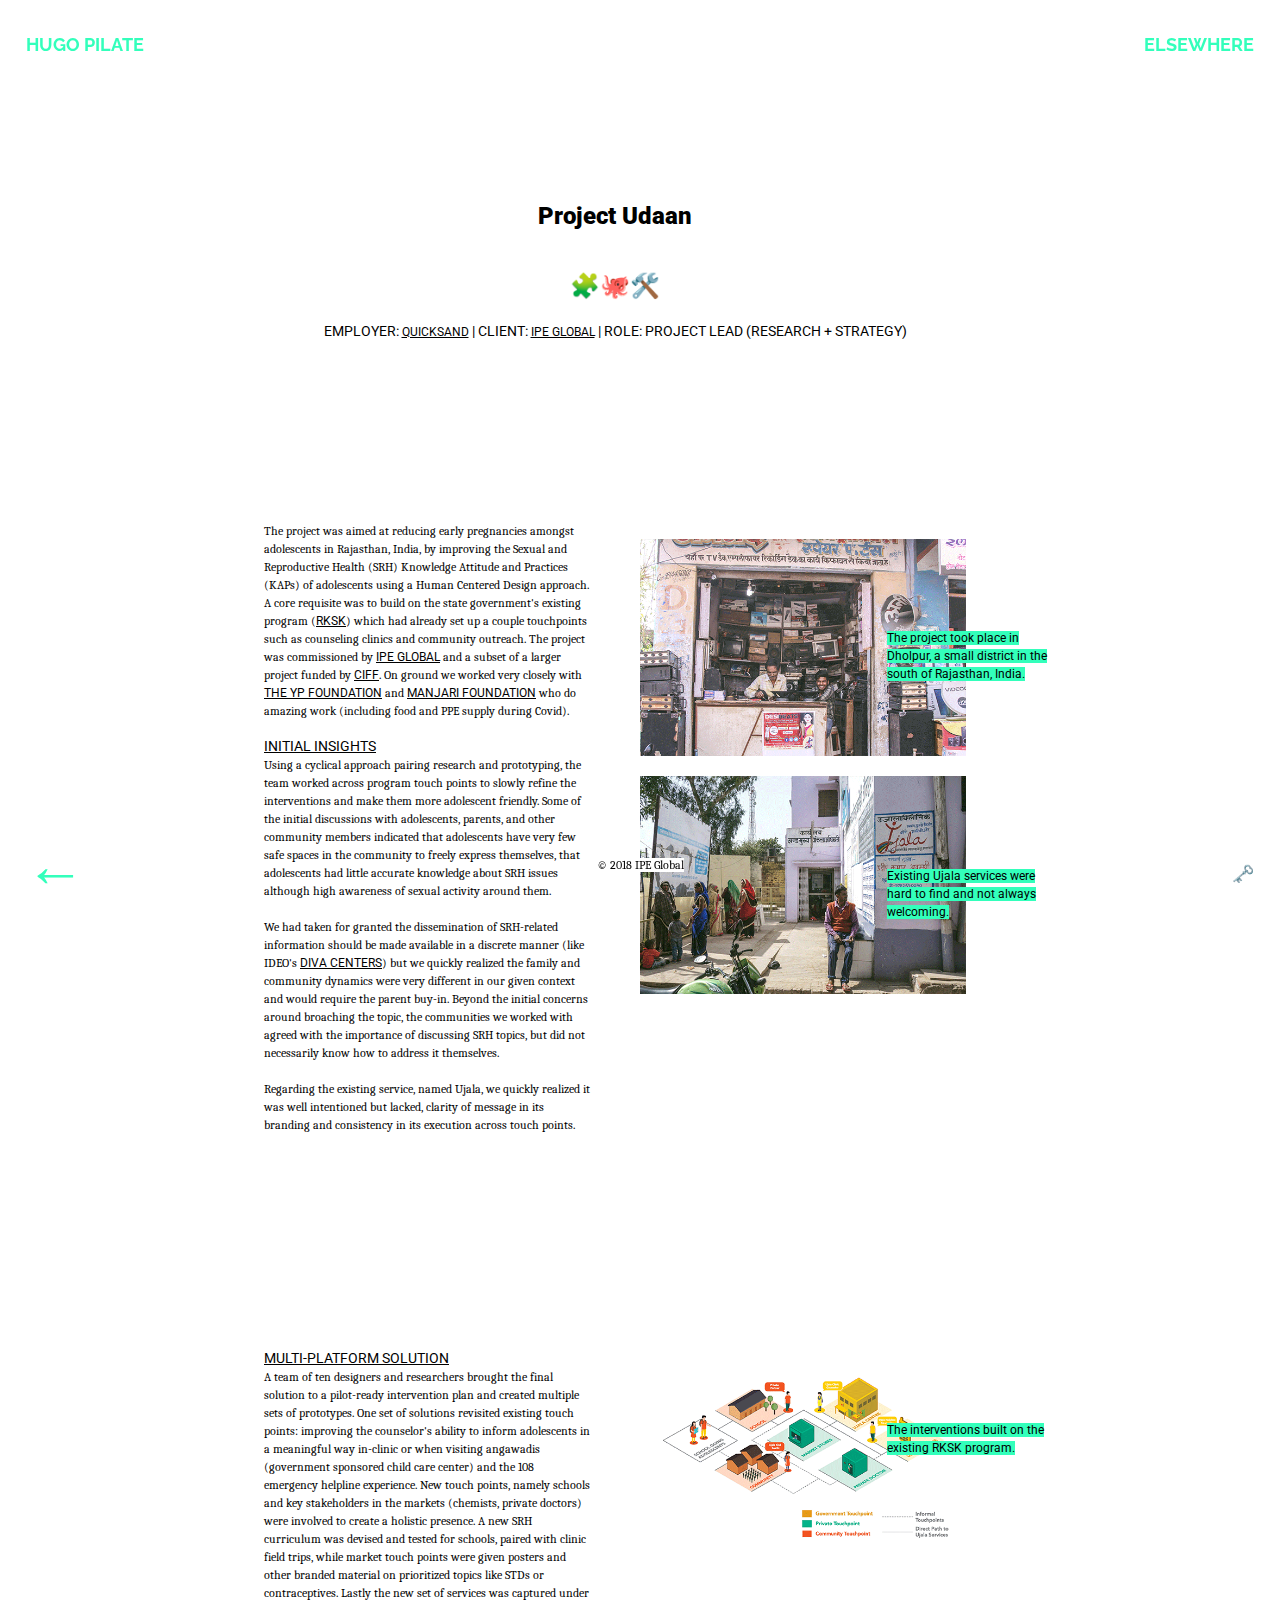
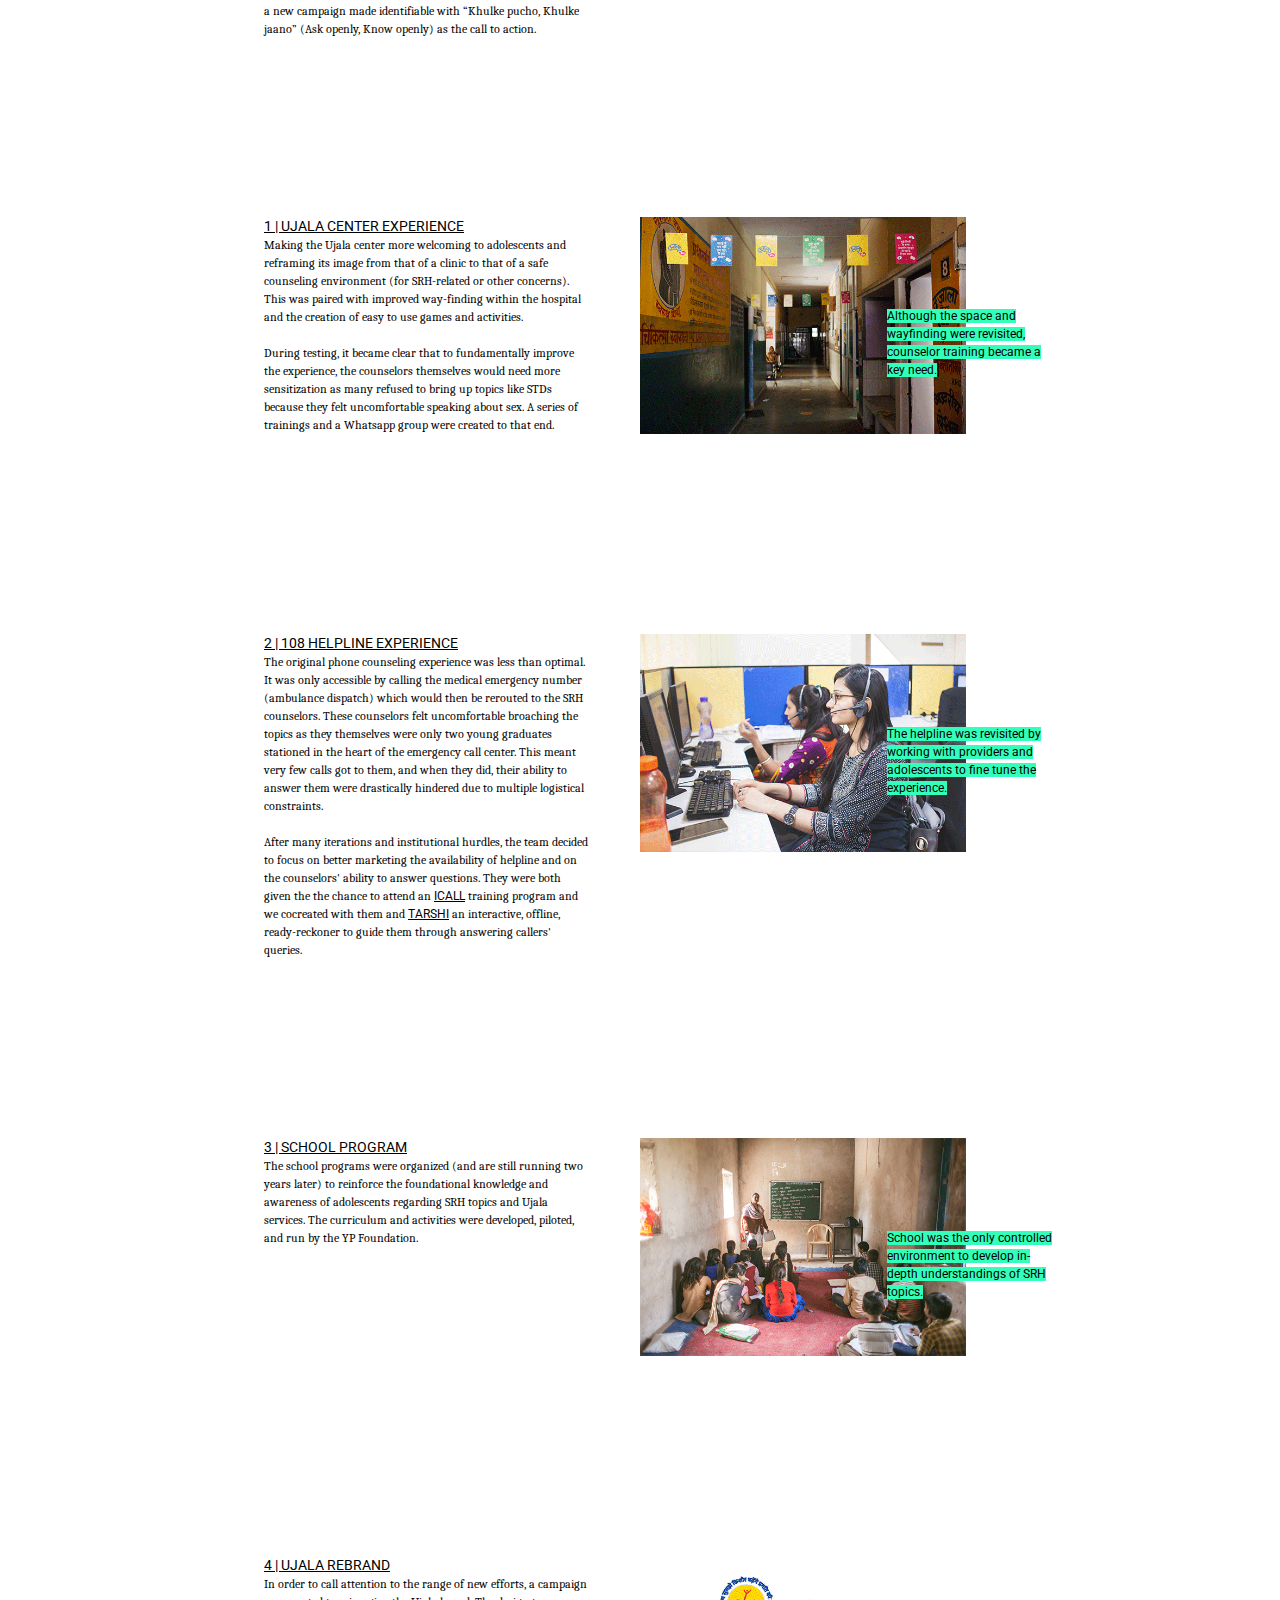
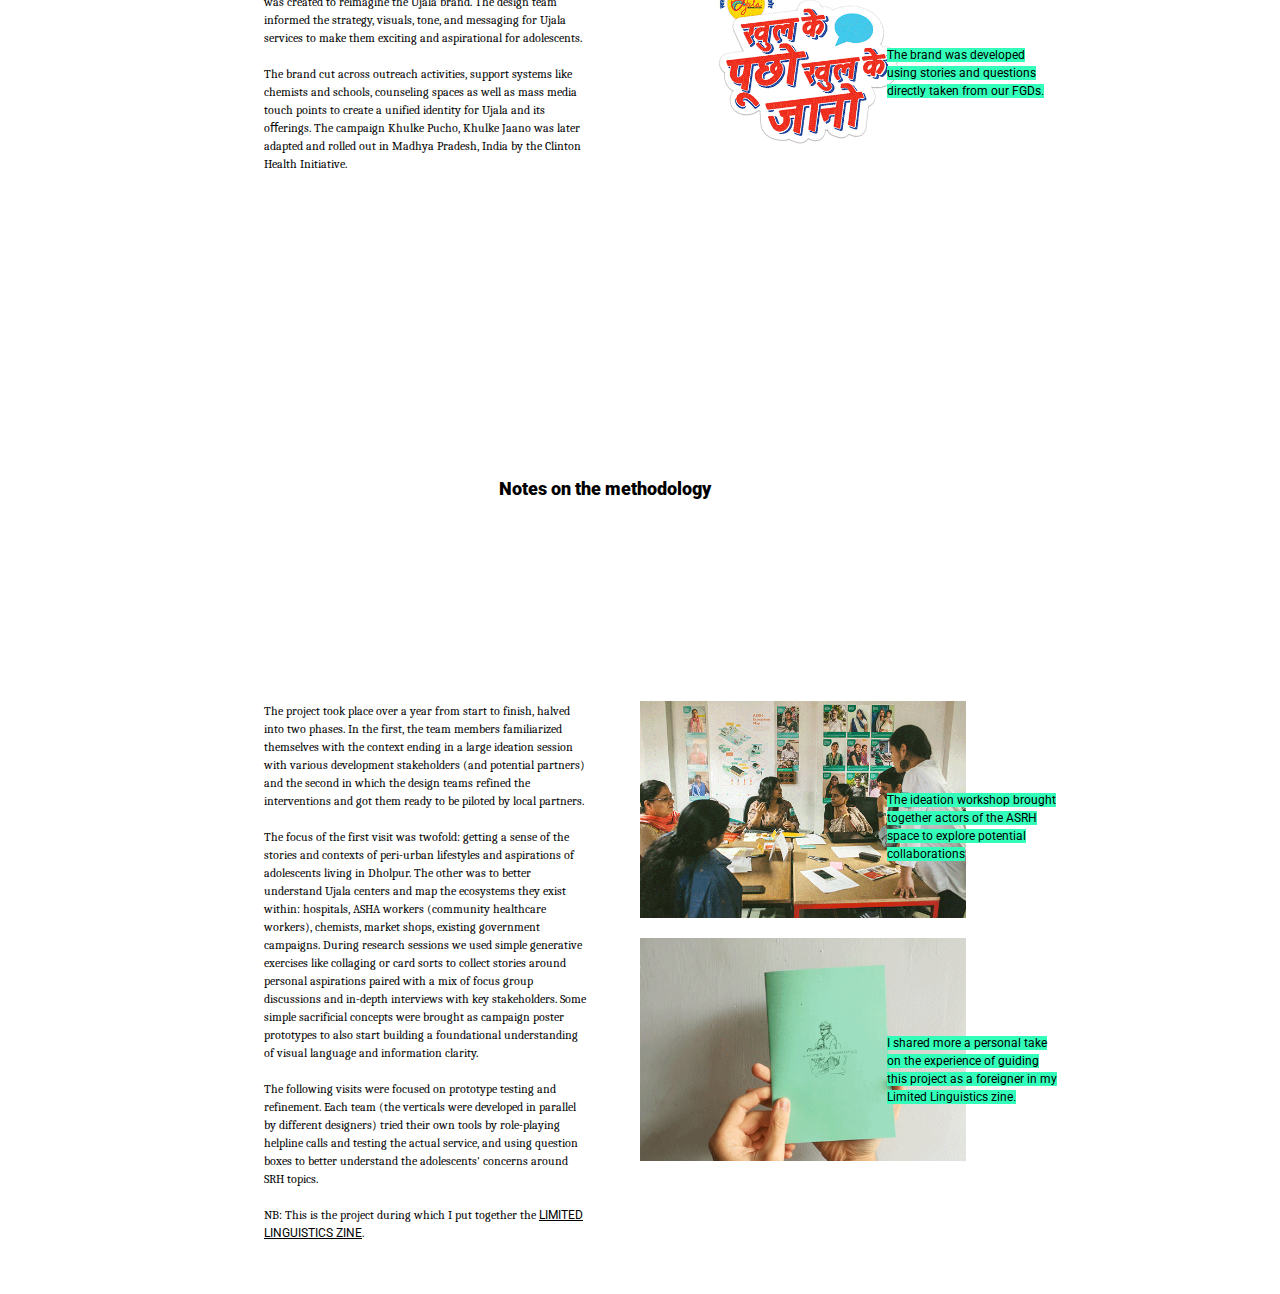
<file: 03Udaan.html>
<!DOCTYPE html>


<head>
    <title>Project Udaan</title>
    <link href="https://fonts.googleapis.com/css2?family=Raleway:wght@900&display=swap" rel="stylesheet">
    <link href="https://fonts.googleapis.com/css?family=Roboto:300,400&display=swap" rel="stylesheet">
    <link href="https://fonts.googleapis.com/css?family=Caladea|Roboto+Condensed:700&display=swap" rel="stylesheet">
    <link rel="stylesheet" href="style.css">


    <!-- Global site tag (gtag.js) - Google Analytics -->
    <script async src="https://www.googletagmanager.com/gtag/js?id=UA-48901953-2"></script>
    <script>
        window.dataLayer = window.dataLayer || [];

        function gtag() {
            dataLayer.push(arguments);
        }
        gtag('js', new Date());

        gtag('config', 'UA-48901953-2');

    </script>



</head>



<body>



    <div class="flex-grid">
    <div class="col">
            <h6 style="text-align: center;">Project Udaan<br><br>🧩🐙🛠️</h6>
    <h5 style="text-decoration:  none; text-align: center;">Employer: <a class="doc" href="https://quicksand.co.in/">Quicksand</a> | Client: <a class="doc" href="https://www.ipeglobal.com/" target="_blank">IPE Global</a> | Role: Project Lead (Research + Strategy) </h5>
           </div>
        </div>

        <div class="flex-grid">
        <div class="col">

            <text>The project was aimed at reducing early pregnancies amongst adolescents in Rajasthan, India, by improving the Sexual and Reproductive Health (SRH) Knowledge Attitude and Practices (KAPs) of adolescents using a Human Centered Design approach. A core requisite was to build on the state government's existing program (<a class="doc" href="https://nhm.gov.in/index1.php?lang=1&level=2&sublinkid=818&lid=221" target="_blank">RKSK</a>) which had already set up a couple touchpoints such as counseling clinics and community outreach. The project was commissioned by <a class="doc" href="https://www.ipeglobal.com/" target="_blank">IPE Global</a> and a subset of a larger project funded by <a class="doc" href="https://ciff.org/" target="_blank">CIFF</a>. On ground we worked very closely with <a class="doc" href="https://www.theypfoundation.org/" target="_blank">THE YP foundation</a> and <a class="doc" href="https://www.manjarifoundation.in/" target="_blank">Manjari Foundation</a> who do amazing work (including food and PPE supply during Covid).
                <br>


                <br>
                <h5>Initial Insights</h5>
                Using a cyclical approach pairing research and prototyping, the team worked across program touch points to slowly refine the interventions and make them more adolescent friendly. Some of the initial discussions with adolescents, parents, and other community members indicated that adolescents have very few safe spaces in the community to freely express themselves, that adolescents had little accurate knowledge about SRH issues although high awareness of sexual activity around them. <br><br>We had taken for granted the dissemination of SRH-related information should be made available in a discrete manner (like IDEO's <a class="doc" href="https://www.ideo.org/perspective/meet-the-divine-divas" target="_blank">Diva Centers</a>) but we quickly realized the family and community dynamics were very different in our given context and would require the parent buy-in. Beyond the initial concerns around broaching the topic, the communities we worked with agreed with the importance of discussing SRH topics, but did not necessarily know how to address it themselves. <br><br>
                Regarding the existing service, named Ujala, we quickly realized it was well intentioned but lacked, clarity of message in its branding and consistency in its execution across touch points.


            </text>
        </div>
        <div class="col">

            <div class="temp"><br>
                 <img src="Images/13_UDAAN/dholpurContext.gif" style="width:100%; ">
                <div class="tempCaption">
                    <calloutR>The project took place in  Dholpur, a small district in the south of Rajasthan, India.</calloutR>
                </div>

                <img src="Images/13_UDAAN/ujalaBefore.gif" style="width:100%; ">
                <div class="tempCaption">
                    <calloutR>Existing Ujala services were hard to find and not always welcoming.</calloutR>
                </div>
            </div>


        </div>

    </div>

    <div class="flex-grid">
        <div class="col">
            <text>
                <br><br>
                <h5>Multi-platform Solution</h5>
                A team of ten designers and researchers brought the final solution to a pilot-ready intervention plan and created multiple sets of prototypes. One set of solutions revisited existing touch points: improving the counselor's ability to inform adolescents in a meaningful way in-clinic or when visiting angawadis (government sponsored child care center) and the 108 emergency helpline experience. New touch points, namely schools and key stakeholders in the markets (chemists, private doctors) were involved to create a holistic presence. A new SRH curriculum was devised and tested for schools, paired with clinic field trips, while market touch points were given posters and other branded material on prioritized topics like STDs or contraceptives. Lastly the new set of services was captured under a new campaign made identifiable with “Khulke pucho, Khulke jaano” (Ask openly, Know openly) as the call to action.
            </text>

            </div>
        <div class="col">

            <div class="temp"><br>
                 <img src="Images/13_UDAAN/interventionMap.gif" style="width:100%; float: left;">
                <div class="tempCaption">
                    <calloutR>The interventions built on the existing RKSK program.</calloutR>
                </div>
            </div>
        </div>
    </div>


    <div class="flex-grid">
        <div class="col">
                <text>
                <h5>1 | Ujala Center Experience</h5>
                Making the Ujala center more welcoming to adolescents and reframing its image from that of a clinic to that of a safe counseling environment (for SRH-related or other concerns). This was paired with improved way-finding within the hospital and the creation of easy to use games and activities. <br><br>During testing, it became clear that to fundamentally improve the experience, the counselors themselves would need more sensitization as many refused to bring up topics like STDs because they felt uncomfortable speaking about sex. A series of trainings and a Whatsapp group were created to that end.
</text>


            </div>
        <div class="col">
            <div class="temp">
                <img src="Images/13_UDAAN/ujalaINT.gif" style="width:100%; float: left;">
                <div class="tempCaption">
                    <calloutR>Although the space and wayfinding were revisited, counselor training became a key need.</calloutR>
                </div>
            </div>
        </div>
    </div>



        <div class="flex-grid">
        <div class="col">
            <text>
                <h5>2 | 108 Helpline Experience</h5>
                The original phone counseling experience was less than optimal. It was only accessible by calling the medical emergency number (ambulance dispatch) which would then be rerouted to the SRH counselors. These counselors felt uncomfortable broaching the topics as they themselves were only two young graduates stationed in the heart of the emergency call center. This meant very few calls got to them, and when they did, their ability to answer them were drastically hindered due to multiple logistical constraints.<br><br> After many iterations and institutional hurdles, the team decided to focus on better marketing the availability of helpline and on the counselors' ability to answer questions. They were both given the the chance to attend an <a class="doc" href="https://icallhelpline.org/" target="_blank">iCall</a> training program and we cocreated with them and <a class="doc" href="https://www.tarshi.net/" target="_blank">TARSHI</a> an interactive, offline, ready-reckoner to guide them through answering callers' queries.
</text>

            </div>
        <div class="col">
            <img src="Images/13_UDAAN/helplineINT.gif" style="width:100%; float: left;">
                <div class="tempCaption">
                    <calloutR>The helpline was revisited by working with providers and adolescents to fine tune the experience.</calloutR>
                </div>
            </div>
    </div>



                <div class="flex-grid">
        <div class="col">
            <text>
                <h5>3 | School Program</h5>
                The school programs were organized (and are still running two years later) to reinforce the foundational knowledge and awareness of adolescents regarding SRH topics and Ujala services. The curriculum and activities were developed, piloted, and run by the YP Foundation.
</text>

            </div>
        <div class="col">
                 <img src="Images/13_UDAAN/schoolINT.png" style="width:100%; float: left;">
                <div class="tempCaption">
                    <calloutR>School was the only controlled environment to develop in-depth understandings of SRH topics.</calloutR>
                </div>
                    </div>
    </div>

                <div class="flex-grid">
        <div class="col">
            <text>
                <h5>4 | Ujala Rebrand</h5>
                In order to call attention to the range of new efforts, a campaign was created to reimagine the Ujala brand. The design team informed the strategy, visuals, tone, and messaging for Ujala services to make them exciting and aspirational for adolescents. <br><br>The brand cut across outreach activities, support systems like chemists and schools, counseling spaces as well as mass media touch points to create a unified identity for Ujala and its oﬀerings. The campaign Khulke Pucho, Khulke Jaano was later adapted and rolled out in Madhya Pradesh, India by the Clinton Health Initiative.
            </text>
        </div>
        <div class="col">
                <img src="Images/13_UDAAN/BrandINT.gif" style="width:100%; float: left;">
                <div class="tempCaption">
                    <calloutR>The brand was developed using stories and questions directly taken from our FGDs.</calloutR>
                </div>
            </div>


        </div>
    <div class="flex-grid">
    <div class="col">
        <h3 style="text-align: center"><br><br><br>Notes on the methodology</h3>
        </div>
    </div>


    <div class="flex-grid">
        <div class="col">
            <text>

                The project took place over a year from start to finish, halved into two phases. In the first, the team members familiarized themselves with the context ending in a large ideation session with various development stakeholders (and potential partners) and the second in which the design teams refined the interventions and got them ready to be piloted by local partners.

                <br><br>The focus of the first visit was twofold: getting a sense of the stories and contexts of peri-urban lifestyles and aspirations of adolescents living in Dholpur. The other was to better understand Ujala centers and map the ecosystems they exist within: hospitals, ASHA workers (community healthcare workers), chemists, market shops, existing government campaigns. During research sessions we used simple generative exercises like collaging or card sorts to collect stories around personal aspirations paired with a mix of focus group discussions and in-depth interviews with key stakeholders. Some simple sacrificial concepts were brought as campaign poster prototypes to also start building a foundational understanding of visual language and information clarity.
                <br><br>
                The following visits were focused on prototype testing and refinement. Each team (the verticals were developed in parallel by different designers) tried their own tools by role-playing helpline calls and testing the actual service, and using question boxes to better understand the adolescents' concerns around SRH topics.
                <br><br>
                NB: This is the project during which I put together the <a class="doc" href="https://enchaussettes.tumblr.com/someprecious" target="_blank">Limited Linguistics zine</a>.



            </text>
        </div>
        <div class="col">

            <div class="temp">
                 <img src="Images/13_UDAAN/udaanWorkshop.gif" style="width:100%; float: left;">
                <div class="tempCaption">
                    <calloutR>The ideation workshop brought together actors of the ASRH space to explore potential collaborations</calloutR>
                </div>

                <img src="Images/13_UDAAN/limitedlinguistics.gif" style="width:100%; float: left;">
                <div class="tempCaption">
                    <calloutR>I shared more a personal take on the experience of guiding this project as a foreigner in my Limited Linguistics zine.</calloutR>
                </div>
            </div>


        </div>

    </div>







    <div class="botleft">



    </div>


    <div class="botCenter">

    <text style="text-align: center;">© 2018 IPE Global</text>

    </div>


    <div class="topleft">
       <a class="tab" href="scrollfolio.html" style="text-transform: uppercase"><h2>HUGO PILATE</h2></a>

    </div>

    <div class="topRight">
        <button type="button" class="collapsibleTR">
            <h2>ELSEWHERE</h2>
        </button>
        <div class="contentTR">
            <textTABS>
                <li> <a class="tab" href="https://medium.com/@hugopilate" target="_blank">Notebook</a></li>
                <li> <a class="tab" href="https://enchaussettes.tumblr.com/" target="_blank">Scrapbook</a></li>
                <li> <a class="tab" href="https://www.linkedin.com/in/hugopilate/" target="_blank">Interactive Resume</a></li>
                <li><a class="tab" href="https://www.instagram.com/enchaussettes/" target="_blank">Photo album</a></li>
                <li><a class="tab" href="https://github.com/juzbox" target="_blank">Code bank</a></li>
                <li><a class="tab" href="https://cults3d.com/en/users/Juzbox/creations" target="_blank">3D Library</a></li>
            </textTABS>
        </div>
    </div>

    <div class="bottomright">
        <button type="button" class="collapsibleBR">
            <h2>🗝️</h2>
        </button>
        <div class="contentBR">
            <textTABS>
                <li ><textlink>Design Research and Strategy 🧩</textlink></li>
                <li> <textlink>Digital Storytelling 🦄</textlink></li>
                <li> <textlink>Speculative Design 🔮</textlink></li>
                <li> <textlink>Public Engagement 💬</textlink></li>
                <li> <textlink>Cocreation 🐙</textlink></li>
                <li> <textlink>Art Direction 🗺️</textlink></li>
                <li> <textlink>Prototyping and Production 🛠️</textlink></li>
            </textTABS>
        </div>
    </div>

    <div class="botleft">
        <a class="h1" href="index.html">←</a>
    </div>




</body>



<script>
    var coll = document.getElementsByClassName("collapsible");
    var i;

    for (i = 0; i < coll.length; i++) {
        coll[i].addEventListener("click", function() {
            this.classList.toggle("active");
            var content = this.nextElementSibling;
            if (content.style.display === "block") {
                content.style.display = "none";
            } else {
                content.style.display = "block";
            }
        });
    }

    var coll = document.getElementsByClassName("collapsibleTR");

    for (i = 0; i < coll.length; i++) {
        coll[i].addEventListener("click", function() {
            this.classList.toggle("active");
            var content = this.nextElementSibling;
            if (content.style.display === "block") {
                content.style.display = "none";
            } else {
                content.style.display = "block";
            }
        });
    }

    var coll = document.getElementsByClassName("collapsibleBR");


    for (i = 0; i < coll.length; i++) {
        coll[i].addEventListener("click", function() {
            this.classList.toggle("active");
            var content = this.nextElementSibling;
            if (content.style.display === "block") {
                content.style.display = "none";
            } else {
                content.style.display = "block";
            }
        });
    }

</script>





<html>

</html>
</file>
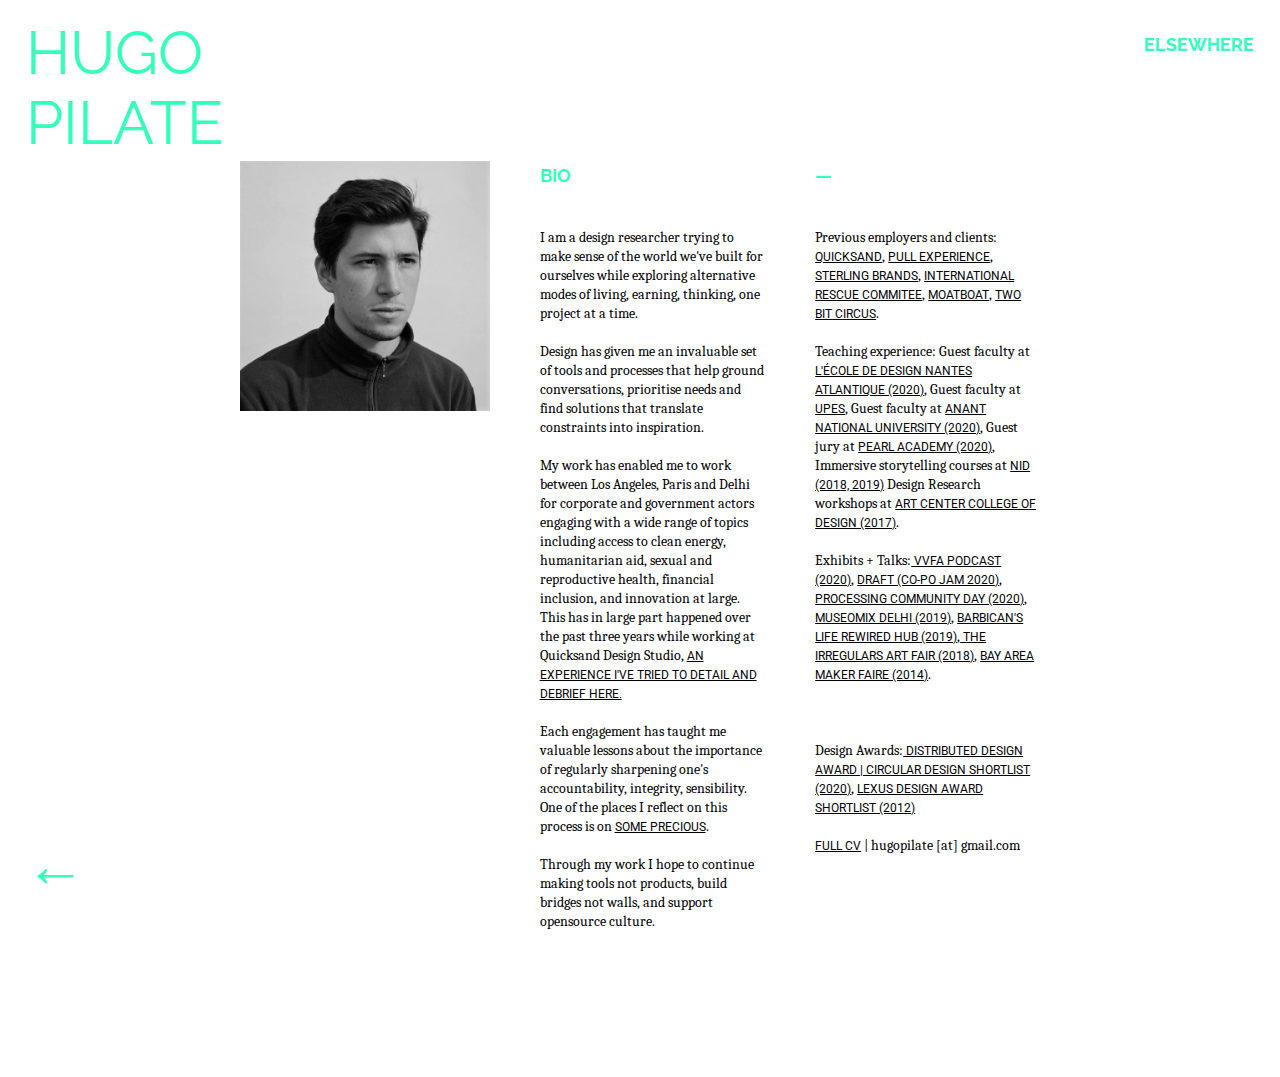
<file: about.html>
<!DOCTYPE html>


<head>
    <title>About | Hugo Pilate</title>
    <link href="https://fonts.googleapis.com/css2?family=Raleway:wght@900&display=swap" rel="stylesheet">
    <link href="https://fonts.googleapis.com/css?family=Roboto:300,400&display=swap" rel="stylesheet">
    <link href="https://fonts.googleapis.com/css?family=Caladea|Roboto+Condensed:700&display=swap" rel="stylesheet">
    <link rel="stylesheet" href="style.css">


    <!-- Global site tag (gtag.js) - Google Analytics -->
    <script async src="https://www.googletagmanager.com/gtag/js?id=UA-48901953-2"></script>
    <script>
        window.dataLayer = window.dataLayer || [];

        function gtag() {
            dataLayer.push(arguments);
        }
        gtag('js', new Date());

        gtag('config', 'UA-48901953-2');

    </script>



</head>



<body>


    <div class="flex-grid">
        <div class="col"><br>
            <div class="dropdown">
                        <img src="Images/HP_portrait%20-%20Copy.png" style="width: 250px">
                        <div class="dropdown-contentIMG">
                            <h3>📷<a class="doc" href="https://linusshentu.com/photos/index.php/project/macarthur-park-fotos-project/" >Linus Shentu</a></h3>
                        </div>
                    </div>



            </div>

        <div class="col">
           <textTABS >
            <h4>BIO</h4><br>
            I am a design researcher trying to make sense of the world we've built for ourselves while exploring alternative modes of living, earning, thinking, one project at a time.<br><br>

            Design has given me an invaluable set of tools and processes that help ground conversations, prioritise needs and find solutions that translate constraints into inspiration. <br><br>

            My work has enabled me to work between Los Angeles, Paris and Delhi for corporate and government actors engaging with a wide range of topics including access to clean energy, humanitarian aid, sexual and reproductive health, financial inclusion, and innovation at large. This has in large part happened over the past three years while working at Quicksand Design Studio, <a class="doc" href="https://hugopilate.medium.com/balancing-hype-and-accountability-bc3ca52a494b">an experience I've tried to detail and debrief here.</a>
            <br><br>
            Each engagement has taught me valuable lessons about the importance of regularly sharpening one's accountability, integrity, sensibility. One of the places I reflect on this process is on <a class="doc" href="00SomePrecious.html">SOME PRECIOUS</a>.
            <br><br>
            Through my work I hope to continue making tools not products, build bridges not walls, and support opensource culture. <br><br><br><br>
        </textTABS><br><br>
        </div>
        <div class="col">
           <textTABS>
            <h4>—</h4><br>
            Previous employers and clients: <a class="doc" href="https://quicksand.co.in/" target="_blank">Quicksand</a>, <a class="doc" href="https://www.pullexperience.com/" target="_blank">Pull Experience</a>, <a class="doc" href="https://www.sterlingbrands.com/" target="_blank">Sterling Brands</a>, <a class="doc" href="https://www.rescue.org/" target="_blank">International Rescue Commitee</a>, <a class="doc" href="https://www.moatboat.com/" target="_blank">Moatboat</a>, <a class="doc" href="https://twobitcircus.com/" target="_blank">Two Bit Circus</a>.<br><br>

Teaching experience: Guest faculty at <a class="doc" href="https://en.lecolededesign.com/" target="_blank"> L'École de design Nantes Atlantique (2020)</a>, Guest faculty at <a class="doc" href="https://www.upes.ac.in/" target="_blank">UPES</a>, Guest faculty at <a class="doc" href="https://anu.edu.in/" target="_blank">Anant National University (2020)</a>, Guest jury at <a class="doc" href="https://pearlacademy.com/" target="_blank">Pearl Academy (2020)</a>, Immersive storytelling courses at <a class="doc" href="https://www.nid.edu/" target="_blank">NID (2018, 2019)</a> Design Research workshops at <a class="doc" href="https://www.artcenter.edu/" target="_blank">Art Center College of Design (2017)</a>.
                    <br><br>

                    Exhibits + Talks:<a class="doc" href="https://vvfa.space/" target="_blank"> VVFA Podcast (2020)</a>, <a class="doc" href="https://draft.ajaibghar.com/" target="_blank"> DRAFT (Co-Po Jam 2020)</a>, <a class="doc" href="https://www.instagram.com/p/B7XfHSuhuuU/" target="_blank"> Processing Community Day (2020)</a>, <a class="doc" href="https://museomix.in/" target="_blank"> MUSEOMIX DELHI (2019)</a>, <a class="doc" href="https://www.barbican.org.uk/whats-on/2019/event/hum-2035" target="_blank">BARBICAN'S LIFE REWIRED HUB (2019)</a>,<a class="doc" href="https://theirregularsartfair.com/" target="_blank"> The Irregulars Art Fair (2018)</a>, <a class="doc" href="https://www.youtube.com/watch?v=uSro75L1JrU" target="_blank">Bay Area Maker Faire (2014)</a>.
                    <br><br>

                    <br><br>
                    Design Awards:<a class="doc" href="https://distributeddesign.eu/?post_type=af_entry&p=4461" target="_blank"> Distributed Design Award | Circular Design Shortlist (2020)</a>, <a class="doc" href="https://www.designboom.com/project/windforming/">Lexus Design Award SHORTLIST (2012)</a>

               <br><br>
                    <a class="doc" href="https://docs.google.com/document/d/1NVe9YP9rrjUc5mnIQiBwR-lpV0t4L_4A34SlvxiQQHk/edit?usp=sharing" target="_blank" style="font-style: normal">FULL CV</a> | hugopilate [at] gmail.com
        </textTABS>
        </div>
<br><br><br><br><br><br><br>
    </div>






    <div class="botleft">



    </div>


    <div class="topleft">
        <a class="h1" href="scrollfolio.html">HUGO PILATE</a>

    </div>

    <div class="topRight">
        <button type="button" class="collapsibleTR">
            <h2>ELSEWHERE</h2>
        </button>
        <div class="contentTR">
            <textTABS>
                <li> <a class="tab" href="https://medium.com/@hugopilate" target="_blank">Notebook</a></li>
                <li> <a class="tab" href="https://enchaussettes.tumblr.com/" target="_blank">Scrapbook</a></li>
                <li> <a class="tab" href="https://www.linkedin.com/in/hugopilate/" target="_blank">Interactive Resume</a></li>
                <li><a class="tab" href="https://www.instagram.com/enchaussettes/" target="_blank">Photo album</a></li>
                <li><a class="tab" href="https://github.com/juzbox" target="_blank">Code bank</a></li>
                <li><a class="tab" href="https://cults3d.com/en/users/Juzbox/creations" target="_blank">3D Library</a></li>
            </textTABS>
        </div>
    </div>



<div class="botleft">
    <a class="h1" href="scrollfolio.html">←</a>
    </div>



<!--
    <a class="tab" href="sketchbook.html">
    <img src="Images/00_Sketchbook/sbCover.png" style="position: fixed; bottom:10vh; right: 10vh; width: 50px">
    </a>
-->


</body>



<script>
    var coll = document.getElementsByClassName("collapsible");
    var i;

    for (i = 0; i < coll.length; i++) {
        coll[i].addEventListener("click", function() {
            this.classList.toggle("active");
            var content = this.nextElementSibling;
            if (content.style.display === "block") {
                content.style.display = "none";
            } else {
                content.style.display = "block";
            }
        });
    }

    var coll = document.getElementsByClassName("collapsibleTR");

    for (i = 0; i < coll.length; i++) {
        coll[i].addEventListener("click", function() {
            this.classList.toggle("active");
            var content = this.nextElementSibling;
            if (content.style.display === "block") {
                content.style.display = "none";
            } else {
                content.style.display = "block";
            }
        });
    }

    var coll = document.getElementsByClassName("collapsibleBR");


    for (i = 0; i < coll.length; i++) {
        coll[i].addEventListener("click", function() {
            this.classList.toggle("active");
            var content = this.nextElementSibling;
            if (content.style.display === "block") {
                content.style.display = "none";
            } else {
                content.style.display = "block";
            }
        });
    }

</script>





<html>

</html>
</file>
<file: style.css>
body {
    padding: 0px;
    cursor: crosshair;
}

.x0, .y0, .z0 {
	display: inline-block;
}

.x1, .y1, .z1 {
	display: inline-block;
}

.bodycopy{

    display: inline-block;
}

/*         TEXT         */
text {
    color: black;
    font-family: 'Caladea';
    font-size: 12px;
    line-height: 16px;
    padding-right: 0px;
    background: white;
}

texti {
    background: white;
    color: black;
    font-family: 'Caladea';
    font-size: 12px;
    font-style: italic;
}


calloutR {
    color: black;
    font-family: 'Roboto';
    padding: 0px;
    margin: 0px;
    position: inherit;
    font-size: 12px;
    right: -18vw;
    background: #33ffbb;
    bottom: 12vh;
    z-index: 1;
}

callout {
    color: black;
    font-family: 'Roboto';
    font-size: 12px;
    background: #33ffbb;
}


calloutL {
    color: black;
    font-family: 'Roboto';
    padding: 0px;
    margin: 0px;
    position: inherit;
    font-size: 12px;
    right: -45vw;
    background: #33ffbb;
    bottom: 32vh;
    z-index: 1;
}



textTABS {
    color: black;
    font-family: 'Caladea';
    font-size: 14px;
    line-height: 18px;
    padding-right: 20px;
    background: white;
}

li {
    text-align: right;
    list-style: none;
}


textLink {
    line-height: 24px;
    background: white;
    font-family: 'Roboto';
    font-size: 18x;
    cursor: crosshair;
    font-weight: normal;
    text-transform: lowercase;
    color: black;
    text-decoration: none;

}

a.h1 {
    text-decoration: none;
    font-family: 'Raleway', sans-serif;
    font-size: 60px;
    color: #33ffbb;
    z-index: 1;
}



h1 {
    margin-top: 0px;
    text-decoration: none;
    font-family: 'Raleway', sans-serif;
    font-size: 60px;
    color: #33ffbb;
    z-index: 1;
}

a.h1:hover {
    text-decoration: none;
    font-family: 'Raleway', sans-serif;
    font-size: 65px;
    color: #33ffbb;
    z-index: 1;
}

h2 {
    background-color: transparent;
    font-family: 'Raleway', sans-serif;
    font-size: 18px;
    color: #33ffbb;
}

h2:hover {
    background-color: transparent;
    font-family: 'Raleway', sans-serif;
    cursor: zoom-in;
    z-index: 1;
    padding: 5px;
    font-size: 20px;
    color: #33ffbb;
}


h3 {
    background: white;
    line-height: 28px;
    color: black;
    font-family: 'Roboto', sans-serif;
    font-weight: 900;
    font-size: 18px;
    padding-right: 20px;
}


h4 {
    background-color: transparent;
    font-family: 'Raleway', sans-serif;
    font-size: 18px;
    color: #33ffbb;
}

h5 {
    background: white;
    line-height: 18px;
    font-family: 'Roboto';
    font-size: 14px;
    cursor: crosshair;
    font-weight: 400;
    text-transform: lowercase;
    color: black;
    padding-top: 0px;
    margin-top: 0px;
    text-transform: uppercase;
    text-decoration: underline;
    margin-bottom: 0px;
    padding-bottom: 0px;
}

h6 {
    background: white;
    line-height: 35px;
    color: black;
    position: sticky;
    font-family: 'Roboto', sans-serif;
    font-weight: 900;
    font-size: 24px;
    padding-top: 0vh;
    margin-bottom: 18px;
}

h7 {
    background: white;
    line-height: 35px;
    color: #33ffbb;
    position: sticky;
    font-family: 'Roboto', sans-serif;
    font-weight: 900;
    font-size: 300px;
    padding-top: 0vh;
    margin-bottom: 18px;
}

h8 {
    background: white;
    line-height: 35px;
    color: black;
position: sticky;
    font-family: 'Roboto', sans-serif;
    font-weight: 900;
    font-size: 44px;
    padding-top: 0vh;
    margin-bottom: 18px;
}

/*         INTERACTIVE (CLICKABLE MENUS)        */


.collapsible {
    background-color: transparent;
    color: black;
    cursor: crosshair;
    padding: 0px;
    border: none;
    outline: none;
    padding-bottom: 0px;
}



.content {
    display: none;
    bottom: 50px;
    padding-bottom: 16px;
    position: absolute;
    max-height: 300px;
    overflow-y: scroll;
    background-color: white;
    min-width: 350px;
    z-index: 1;
}




.collapsibleBR {
    color: black;
    background-color: transparent;
    cursor: crosshair;
    padding: px;
    border: none;
    outline: none;
    z-index: 1;
}


.contentBR {
    display: none;
    right: 2vw;
    bottom: 5vh;
    padding-bottom: 0px;
    position: absolute;
    min-width: 350px;

}




.collapsibleTR {
    position: absolute;
    text-align: left;
    right: 0px;
    background-color: transparent;
    color: black;
    cursor: crosshair;
    border: none;
    outline: none;
}




.contentTR {
    background-color: transparent;
    text-align: left;
    display: none;
    top: 5vh;
    right: 2vw;
    position: absolute;
    z-index: 1;
    min-width: 150px;
}





/*         IMAGE         */

img {
    width: 100%;
    height: auto;
    float: right;
    padding-bottom: 20px;

}

.video-container {
    position: relative;
    padding-bottom: 56.25%;
    padding-top: 35px;
    height: 0;
    overflow: hidden;
}

.video-container iframe {
    position: absolute;
    top: 0;
    left: 0;
    width: 100%;
    height: 100%;
}



/*         INTERACTIVE (IMAGE and LINKS)        */


.dropdown-contentIMG {
    display: none;
    position: absolute;
    padding-right: 10px;
}

.dropdown:hover .dropdown-contentIMG {
    float: left;
    color: black;
    display: block;
    cursor: crosshair;
}

a.doc {
    font-family: 'Roboto';
    font-size: 12px;
    cursor: zoom-in;
    font-weight: normal;
    text-transform: uppercase;
    color: black;
    text-decoration: underline;
}

a.doc:hover {
    color: black;
    cursor: zoom-in;
    background: #33ffbb;
    font-size: 12px;
    text-decoration: none;
}


a.tab {
    line-height: 24px;
    font-family: 'Roboto';
    font-size: 18x;
    cursor: zoom-in;
    font-weight: normal;
    text-transform: lowercase;
    color: black;
    text-decoration: none;
}

a.tab:hover {
    color: black;
    cursor: zoom-in;
    background: #33ffbb;
    text-decoration: none;
}

a.index {

    font-size: 16px;
    line-height: 28px;
    font-family: 'Roboto';
    font-size: 18px;
    font-weight: 900;
    cursor: zoom-in;
    color: black;
    text-decoration: none;
}

a.index:hover {
    color: black;
    cursor: zoom-in;
    background: #33ffbb;
    text-decoration: none;
}




/*
a.key {
    line-height: 24px;
    background: white;
    font-family: 'Roboto';
    font-size: 18x;
    cursor: zoom-in;
    font-weight: normal;
    text-transform: lowercase;
    color: black;
    text-decoration: none;
}

a.key:hover {
    color: black;
    cursor: crosshair;
    background: white;
    text-decoration: none;
}
*/








/*         LAYOUT        */


.row {
    position: relative;
    flex-direction: row;
    display: flex;
    background: transparent;
    flex-wrap: nowrap;
    margin: 0px;
    height: 80%;
}

.rowProj {
    background: transparent;
    position: relative;
    margin: 0px;
    width: 100%;
    height: 20vh;

}


.column {
    position: relative;
    left: 30vw;
    flex-direction: column;
    float: left;
    top: 0px;
    height: 95vh;
    overflow-y: scroll;
    width: 25vw;
    margin-top: 2vh;
    padding-right: 10px;
    margin-right: 20px;
}

.column2 {
    position: relative;
    left: 30vw;
    flex-direction: column;
    float: left;
    top: 0px;
    height: 95vh;
    overflow-y: scroll;
    width: 25vw;
    margin-top: 2vh;
    padding-right: 10px;
    margin-right: 20px;
}


.fullXscroll {
    position: relative;
    flex-direction: row;
    display: flex;
    flex-wrap: nowrap;
    margin: 0px;
    height: 80vh;
    width: 90vw;
    overflow-x: scroll;
    overflow-y: auto;
}

.tempImg {

    margin-top: 10vh;
    margin-right: 10vw;
    margin-left: 10vw;

    position: relative;
    height: 45vh;
    width: 80%;
    overflow-x: scroll;
}

.temp {
/*
    margin: 0px;
    padding: 0px;
*/
    position: relative;
    width: 100%;
}

.tempCaption {
    margin: 0px;
    padding: 0px;
    height: 30px;
    position: relative;
    bottom: 40px;
    right: -5%;
    width: 170px;
}

.scrollCaption {
    position: inherit;
    z-index: 1;
    top: 10vh;
    left: 2vw;
    width: 20vw;
}

.tempCaptionfull {
    margin: 0px;
    padding: 0px;
    height: 30px;
    position: relative;
    bottom: -40px;
    right: -55%;
    width: 200px;
}



.topRight {
    margin 0;
    position: fixed;
    top: 2vh;
    right: 20px;
    width: 0px;

}

.topleft {
    width: 20vw;
    position: fixed;
    top: 2vh;
    left: 2vw;
}



.bottomright {
    position: fixed;
    bottom: 0vh;
    right: 20px;
    font-size: 14x;
}

.botleft {
    position: fixed;
    bottom: 0vh;
    left: 2vw;
}

.botCenter {
    position: fixed;
    text-align: center;
    bottom: 3vh;
    transform: translate(-50%);
    left: 50%;
    width: 400px;

}

/*FLEX*/


.flex-gridTop {
    display: flex;
    height: 2vh;
    width: 100%;
}

.flex-grid {
    display: flex;
    flex-flow: row;
    padding-top: 15vh;
    padding-left: 20vw;
    padding-right: 20vw;
    padding-bottom: 5vh;
}

.flex-grid-main {
    display: flex;
    flex-flow: row;
    padding-top: 15vh;
    padding-left: 30vw;
    padding-right: 30vw;
    padding-bottom: 0vh;
}

.flex-grid-noPad {
    display: flex;
    flex-flow: row;
    padding-top: 10vh;
    padding-left: 5vw;
    padding-right: 5vw;
    padding-bottom: 5vh;
}

.flex-grid .col {
    flex: 1;
    padding-right: 50px;
    min-width: 30%;
}

.flex-grid-main .col {
    flex: 1;
    padding-right: 50px;
    width: 20%;
}

.flex-grid-main .colscroll {
    flex: 1;
    height: 65vh;
    overflow-y: scroll;
    padding-right: 50px;
    min-width: 30%;
    max-width: 50%;
}

.flex-grid .colCenter {
    flex: 1;
    align-content: center;
    min-width: 30%;
}


.infoSide {
    width: 20vw;
    position: fixed;
    top: 30vh;
    left: 2vw;
}


/* Smartphones (portrait) ----------- */
@media screen and (orientation:portrait) {
    /*@media only screen and (max-width : 320px) {*/
    /* Styles */


    .infoSide {
        display: none;
    }

    .flex-grid .col {
        flex: 1;
        padding-right: 50px;
        min-width: 20%;
    }

    .flex-grid .col {
        flex: 1;
        padding-right: 50px;
        padding-bottom: 50px;
        min-width: 30%;
    }



    a.doc {
        font-family: 'Roboto';
        font-size: 20px;
        cursor: zoom-in;
        font-weight: normal;
        text-transform: uppercase;
        color: black;
        text-decoration: underline;
    }




    .tempImg {

        margin-top: 10vh;
        margin-right: 10vw;
        margin-left: 10vw;

        position: relative;
        height: 45vh;
        margin-left: 10vw;
        margin-right: 10vw;
        width: 90%;
        overflow-x: scroll;
    }


    .flex-grid {
        display: flex;
        width: 100%;
        flex-flow: column;
        padding-top: 10vh;
        padding-left: 20vw;
        padding-right: 20vw;
    }

     .flex-grid-main {
        display: flex;
        width: 100%;
        flex-flow: column;
        padding-top: 10vh;
        padding-left: 20vw;
        padding-right: 20vw;
    }


        .flex-grid-noPad {
    display:flex;
    flex-flow: row;
            margin-top: 20vh;
            margin-bottom: 20vh;
            width: 90vw;
}


    .fullXscroll {
    position: relative;
    flex-direction: row;
    display: flex;
    height: 30vh;
    width: 100%;
    overflow-x: scroll;
    overflow-y: auto;
}

    .topRight {
        margin 0;
        position: fixed;
        top: 1vh;
        right: 20px;
        width: 0px;

    }


    h2 {
        background-color: transparent;
        font-family: 'Raleway', sans-serif;
        font-size: 32px;
        color: #33ffbb;
    }


    textTABS {
        color: black;

        font-family: 'Caladea';
        font-size: 32px;
        line-height: 42px;
        padding-right: 20px;
         background: white;
    }




    h2:hover {
        background-color: transparent;
        font-family: 'Raleway', sans-serif;
        cursor: zoom-in;
        z-index: 1;
        padding: 5px;
        font-size: 32px;
        color: #33ffbb;
    }

    h2:visited {
        background-color: transparent;
        font-family: 'Raleway', sans-serif;
        cursor: zoom-in;
        z-index: 1;
        padding: 5px;
        font-size: 32px;
        color: #33ffbb;
    }

    h3 {
        background: white;
        line-height: 32px;
        color: black;
        font-family: 'Roboto', sans-serif;
        font-weight: 900;
        font-size: 24px;
        padding-right: 20px;
    }

    a.index {

        font-size: 16px;
        line-height: 32px;
        font-family: 'Roboto';
        font-size: 24px;
        font-weight: 900;
        cursor: zoom-in;
        color: black;
        text-decoration: none;
    }

    h5 {
        background: white;
        line-height: 24px;
        font-family: 'Roboto';
        font-size: 22px;
        cursor: crosshair;
        font-weight: 400;
        text-transform: lowercase;
        color: black;
        padding-top: 0px;
        margin-top: 0px;
        text-transform: uppercase;
        text-decoration: underline;
        margin-bottom: 0px;
        padding-bottom: 5px;
    }


    h6 {
        background: white;
        line-height: 65px;
        color: black;
        position: sticky;
        font-family: 'Roboto', sans-serif;
        font-weight: 900;
        font-size: 44px;
        padding-top: 5vh;
        margin-bottom: 18px;
    }





    .tempCaptionfull {
        margin: 0px;
        padding: 0px;
        height: 30px;
        position: relative;
        bottom: 30vh;
        right: -75%;
        width: 350px;
    }

.scrollCaption {
    position: inherit;
    z-index: 1;
    top: 10vh;
    left: 2vw;
    width: 40vw;
}

    .tempCaption {
        margin: 0px;
        padding: 0px;
        height: 30px;
        position: relative;
        bottom: 20vh;
        right: -75%;
        width:350px;
    }


    calloutR {
        color: black;
        font-family: 'Roboto';
        padding: 0px;
        margin: 0px;
        position: inherit;
        font-size: 28px;
        line-height: 40px;
        right: 0px;
        background: #33ffbb;
        bottom: 0px;
        z-index: 1;
    }



    .column {
        position: relative;
        left: 8vw;
        flex-direction: column;
        float: left;
        top: 12vh;
        height: 75vh;
        overflow-y: scroll;
        width: 40vw;
        margin-top: 2vh;
        padding-right: 10px;
        margin-right: 20px;
    }

    .column2 {
        position: relative;
        left: 8vw;
        flex-direction: column;
        float: left;
        top: 12vh;
        height: 75vh;
        overflow-y: scroll;
        width: 40vw;
        margin-top: 2vh;
        padding-right: 10px;
        margin-right: 20px;
    }

    .topleft {
        width: 40vw;
        position: fixed;
        top: 2vh;
        left: 2vw;
    }

    text {
        color: black;
        font-family: 'Caladea';
        font-size: 28px;
        line-height: 36px;
        padding-right: 0px;
        background: white;
    }

    texti {
        background: white;
        color: black;
        font-family: 'Caladea';
        font-size: 16px;
        font-style: italic;
    }
}




/* Smartphones (landscape) ----------- */
@media screen and (max-height:600px) and (orientation:landscape) {
    /* Styles */

    .infoSide {
        width: 23vw;
        position: absolute;
        overflow-y: scroll;
        height: 50vh;
        top: 35vh;
        left: 2vw;
    }

    .flex-grid {
        width: 100%;
        display: flex;
        flex-flow: row;
        padding-top: 10vh;
        padding-left: 10vw;
        padding-right: 10vw;
        padding-bottom: 15vh;
    }


    .flex-grid-noPad {
    display: flex;
    flex-flow: row;
    padding-top: 45vh;
    padding-left: 2vw;
    padding-right: 2vw;
    padding-bottom: 20vh;
}


    .fullXscroll {
    position: relative;
    flex-direction: row;
    display: flex;
    flex-wrap: nowrap;
    margin: 0px;
    height: 80vh;
    width: 90vw;
    overflow-x: scroll;
    overflow-y: auto;
}

    .tempCaptionfull {
        margin: 0px;
        padding: 0px;
        height: 30px;
        position: relative;
        bottom: 20vh;
        right: -75%;
        width: 170px;
    }

    .tempCaption {
        margin: 0px;
        padding: 0px;
        height: 30px;
        position: relative;
        bottom: 15vh;
        right: -25%;
        width: 170px;
    }

.scrollCaption {
    position: inherit;
    z-index: 1;
    top: 10vh;
    left: 2vw;
    width: 30vw;
}



    .tempImg {

        margin-top: 10vh;
        margin-right: 10vw;
        margin-left: 10vw;

        position: relative;
        height: 45vh;
        margin-left: 10vw;
        margin-right: 10vw;
        width: 90%;
        overflow-x: scroll;
    }



    .column {
        position: relative;
        left: 30vw;
        flex-direction: column;
        float: left;
        top: 12vh;
        height: 75vh;
        overflow-y: scroll;
        width: 30vw;
        margin-top: 2vh;
        padding-right: 10px;
        margin-right: 20px;
    }

    .column2 {
        position: relative;
        left: 30vw;
        flex-direction: column;
        float: left;
        top: 12vh;
        height: 75vh;
        overflow-y: scroll;
        width: 30vw;
        margin-top: 2vh;
        padding-right: 10px;
        margin-right: 20px;
    }




    .topleft {
        width: 40vw;
        position: fixed;
        top: 4vh;
        left: 2vw;
    }



}
</file>
